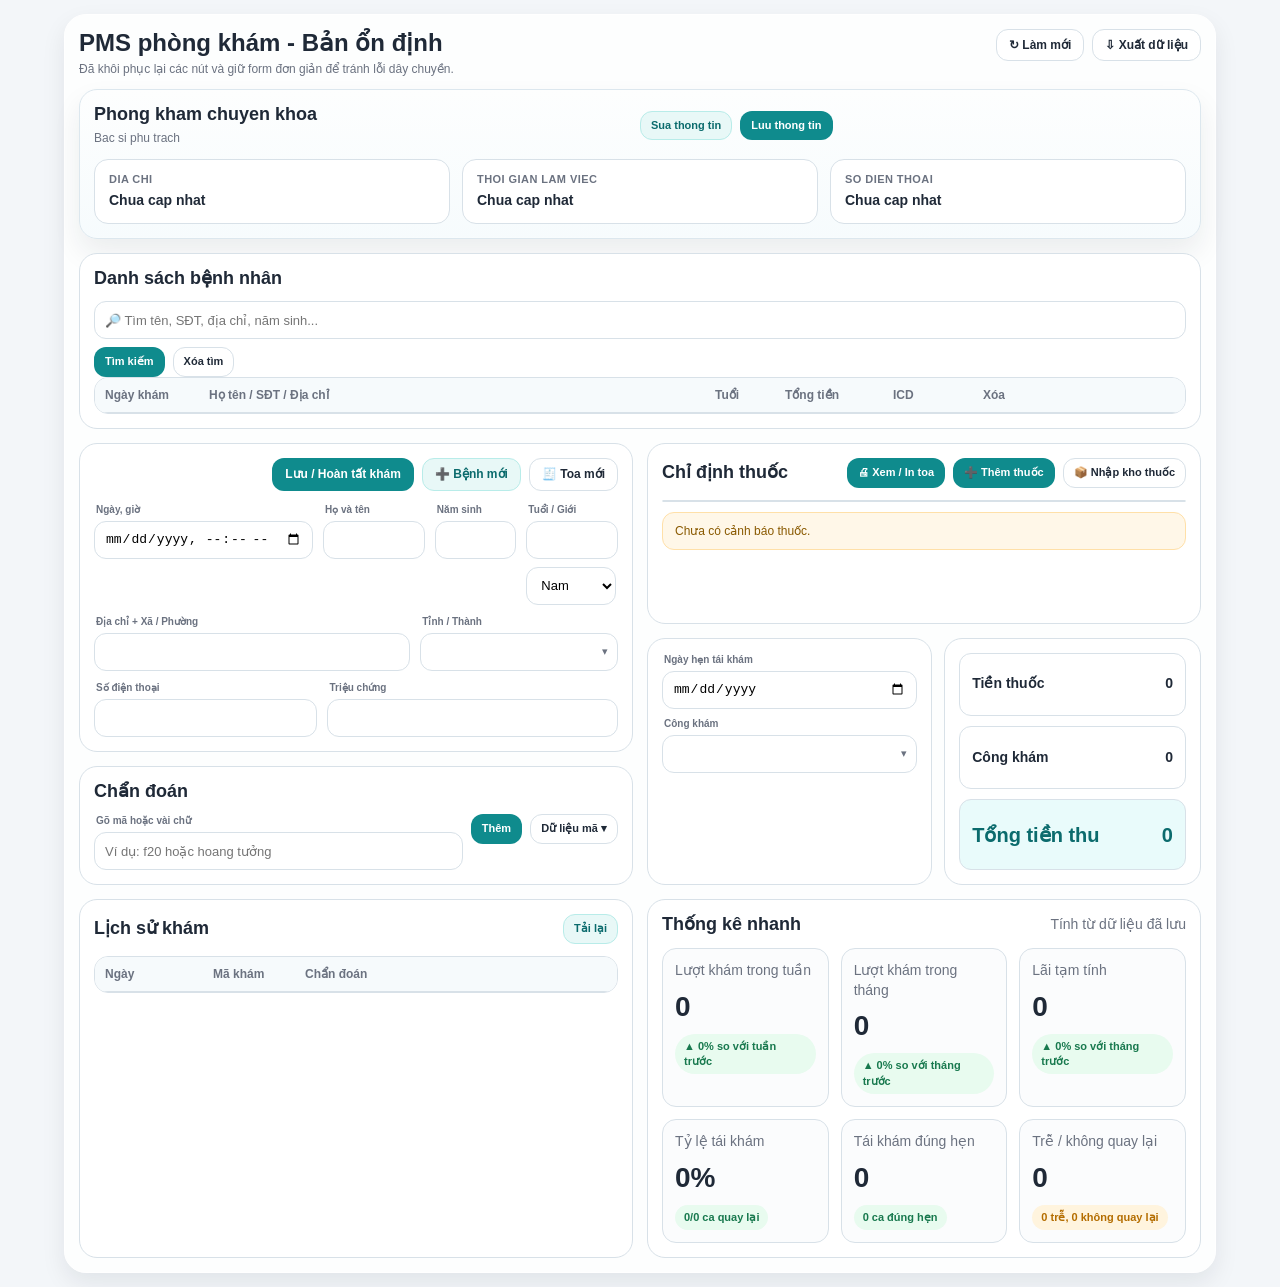
<file: index.html>
<!DOCTYPE html>
<html lang="vi">
<head>
<meta charset="UTF-8" />
<meta name="viewport" content="width=device-width, initial-scale=1.0" />
<title>PMS phòng khám - Bản ổn định</title>
<link rel="stylesheet" href="style.css" />
</head>
<body>
<div class="page"><div class="shell">
  <div class="topbar">
    <div class="title"><h1>PMS phòng khám - Bản ổn định</h1><div class="sub">Đã khôi phục lại các nút và giữ form đơn giản để tránh lỗi dây chuyền.</div></div>
    <div class="row-actions"><button class="btn" id="refreshBtn" type="button">↻ Làm mới</button><button class="btn" id="exportBtn" type="button">⇩ Xuất dữ liệu</button></div>
  </div>

  <div class="card clinic-card">
    <div class="card-title">
      <div>
        <h2 id="clinicDisplayName">Phong kham chuyen khoa</h2>
        <div class="sub" id="clinicDisplayDoctor">Bac si phu trach</div>
      </div>
      <div class="row-actions">
        <button class="btn small soft" id="toggleClinicBtn" type="button">Sua thong tin</button>
        <button class="btn small primary" id="saveClinicBtn" type="button">Luu thong tin</button>
      </div>
    </div>
    <div class="clinic-meta">
      <div><span class="clinic-meta-label">Dia chi</span><strong id="clinicDisplayAddress">Chua cap nhat</strong></div>
      <div><span class="clinic-meta-label">Thoi gian lam viec</span><strong id="clinicDisplayHours">Chua cap nhat</strong></div>
      <div><span class="clinic-meta-label">So dien thoai</span><strong id="clinicDisplayPhone">Chua cap nhat</strong></div>
    </div>
    <div class="clinic-form hidden" id="clinicForm">
      <div><label class="label">Ten phong kham</label><input class="field" id="clinicNameInput" placeholder="Vi du: Phong kham Tam than Minh Tam"></div>
      <div><label class="label">Ten bac si</label><input class="field" id="clinicDoctorInput" placeholder="Vi du: BSCKI Tran Nguyen Thanh Minh"></div>
      <div><label class="label">Dia chi</label><input class="field" id="clinicAddressInput" placeholder="So nha, phuong xa, tinh thanh"></div>
      <div><label class="label">Thoi gian lam viec</label><input class="field" id="clinicHoursInput" placeholder="Vi du: 07:00 - 19:00, Thu 2 - Chu nhat"></div>
      <div><label class="label">So dien thoai</label><input class="field" id="clinicPhoneInput" placeholder="Vi du: 0909 123 456"></div>
    </div>
  </div>

  <div class="card patient-top">
    <div class="card-title"><h2>Danh sách bệnh nhân</h2></div>
    <div class="searchbar"><input class="field" id="searchInput" placeholder="🔎 Tìm tên, SĐT, địa chỉ, năm sinh..."><button class="btn small primary" id="searchBtn" type="button">Tìm kiếm</button><button class="btn small" id="clearSearchBtn" type="button">Xóa tìm</button></div>
    <div class="scroll-x"><div class="patient-list"><div class="patient-head"><div>Ngày khám</div><div>Họ tên / SĐT / Địa chỉ</div><div>Tuổi</div><div>Tổng tiền</div><div>ICD</div><div>Xóa</div></div><div id="patientListBody"></div></div></div>
  </div>

  <div class="main-layout">
    <div class="form-grid">
      <div class="section-grid">
        <div class="card">
          <div class="row-actions" style="justify-content:flex-end;margin-bottom:12px"><button class="btn primary" id="saveBtn" type="button">Lưu / Hoàn tất khám</button><button class="btn soft" id="newBtn" type="button">➕ Bệnh mới</button><button class="btn" id="newPrescriptionBtn" type="button">🧾 Toa mới</button></div>
          <div class="info-grid">
            <div><label class="label">Ngày, giờ</label><input class="field" id="visitDate" type="datetime-local"></div>
            <div><label class="label">Họ và tên</label><input class="field" id="patientName"></div>
            <div><label class="label">Năm sinh</label><input class="field" id="birthYear"></div>
            <div><label class="label">Tuổi / Giới</label><div class="inline"><input class="field" id="age" readonly style="flex:1"><select class="field" id="gender" style="max-width:90px"><option>Nam</option><option>Nữ</option></select></div></div>
          </div>
          <div class="info-grid-2">
            <div><label class="label">Địa chỉ + Xã / Phường</label><input class="field" id="addressWard"></div>
            <div><label class="label">Tỉnh / Thành</label><div class="arrow-wrap"><input class="field" id="province" list="provinceList"><span class="arrow">▾</span></div></div>
          </div>
          <div class="info-grid-3">
            <div><label class="label">Số điện thoại</label><input class="field" id="phone"></div>
            <div><label class="label">Triệu chứng</label><input class="field" id="symptom"></div>
          </div>
        </div>

        <div class="card">
          <div class="card-title"><h3>Chẩn đoán</h3></div>
          <div class="diag-row">
            <div><label class="label">Gõ mã hoặc vài chữ</label><input class="field" id="icdInput" placeholder="Ví dụ: f20 hoặc hoang tưởng"><div class="suggest-box hidden" id="icdSuggestBox"></div></div>
            <button class="btn primary small" id="addCodeBtn" type="button">Thêm</button>
            <button class="btn small" id="toggleCodeDataBtn" type="button">Dữ liệu mã ▾</button>
          </div>
          <div class="code-box hidden" id="codeDataBox"></div>
        </div>
      </div>

      <div class="section-grid">
        <div class="card">
          <div class="card-title"><h3>Chỉ định thuốc</h3><div class="row-actions"><button class="btn primary small" id="previewPrintBtn" type="button">🖨 Xem / In toa</button><button class="btn primary small" id="addDrugBtn" type="button">➕ Thêm thuốc</button><button class="btn small" id="toggleStockBtn" type="button">📦 Nhập kho thuốc</button></div></div>
          <div class="scroll-x"><div class="drug-table"><div class="drug-head"><div>#</div><div>Hoạt chất</div><div>Tên thương mại</div><div>Đơn vị</div><div>SL</div><div>Sáng / Tối</div><div></div></div><div id="drugRows"></div></div></div>
          <div class="warning" id="warningBox">Chưa có cảnh báo thuốc.</div>
          <div class="stock-table hidden" id="stockSheet"><div class="stock-head"><div>Hoạt chất</div><div>Tên thương mại</div><div>Đơn vị</div><div>Công dụng</div><div>Giá bán</div><div>Tồn kho</div><div>Xóa</div></div><div id="stockRows"></div></div>
        </div>

        <div class="bottom-grid">
          <div class="card">
            <div class="inline">
              <div style="flex:1;min-width:180px"><label class="label">Ngày hẹn tái khám</label><input class="field" id="followDate" type="date"></div>
              <div style="flex:1;min-width:180px"><label class="label">Công khám</label><div class="arrow-wrap"><input class="field" id="serviceFee" list="feeOptions"><span class="arrow">▾</span></div></div>
            </div>
          </div>
          <div class="card sum-card">
            <div class="sum-line"><span>Tiền thuốc</span><span id="drugMoney">0</span></div>
            <div class="sum-line"><span>Công khám</span><span id="serviceMoney">0</span></div>
            <div class="sum-line total"><span>Tổng tiền thu</span><span id="totalMoney">0</span></div>
          </div>
        </div>
      </div>
    </div>

    <div class="form-grid">
      <div class="card"><div class="card-title"><h3>Lịch sử khám</h3><button class="btn small soft" id="reloadHistoryBtn" type="button">Tải lại</button></div><div class="scroll-x"><div class="history-table"><div class="history-head"><div>Ngày</div><div>Mã khám</div><div>Chẩn đoán</div><div>Tổng tiền</div><div>Mở</div></div><div id="historyRows"></div></div></div></div>
      <div class="card"><div class="card-title"><h3>Thống kê nhanh</h3><div class="muted">Tính từ dữ liệu đã lưu</div></div><div class="stats-grid stats-grid-6"><div class="stat"><div class="muted">Lượt khám trong tuần</div><div class="k" id="statWeekCount">0</div><div class="trend up" id="statWeekTrend">▲ 0% so với tuần trước</div></div><div class="stat"><div class="muted">Lượt khám trong tháng</div><div class="k" id="statMonthCount">0</div><div class="trend up" id="statMonthTrend">▲ 0% so với tháng trước</div></div><div class="stat"><div class="muted">Lãi tạm tính</div><div class="k" id="statProfit">0</div><div class="trend up" id="statProfitTrend">▲ 0% so với tháng trước</div></div><div class="stat"><div class="muted">Tỷ lệ tái khám</div><div class="k" id="statRevisitRate">0%</div><div class="trend up" id="statRevisitTrend">0/0 ca quay lại</div></div><div class="stat"><div class="muted">Tái khám đúng hẹn</div><div class="k" id="statOnTimeCount">0</div><div class="trend up" id="statOnTimeTrend">0 ca đúng hẹn</div></div><div class="stat"><div class="muted">Trễ / không quay lại</div><div class="k" id="statLateMissedCount">0</div><div class="trend down" id="statLateMissedTrend">0 trễ, 0 không quay lại</div></div></div></div>
    </div>
  </div>
</div></div>

<datalist id="provinceList"></datalist>
<datalist id="feeOptions"></datalist>
<datalist id="doseOptions"><option value="0"></option><option value="0.5"></option><option value="1"></option><option value="2"></option><option value="3"></option><option value="4"></option><option value="5"></option><option value="6"></option><option value="n"></option></datalist>
<div id="rxModal" class="rx-modal hidden">
  <div class="rx-panel">
    <div class="rx-head">
      <strong>Xem toa thuốc</strong>
      <div class="row-actions">
        <button class="btn small primary" id="rxPrintBtn" type="button">In</button>
        <button class="btn small" id="rxCloseBtn" type="button">Đóng</button>
      </div>
    </div>
    <div class="rx-body" id="rxBody"></div>
  </div>
</div>
<iframe id="printFrame" class="hidden"></iframe>

<script src="icd-data.js"></script>
<script src="drug-data.js"></script>
<script src="script.js"></script>
</body>
</html>
</file>
<file: style.css>
:root{--bg:#f3f6f9;--card:#fff;--line:#d8e1e8;--text:#1f2937;--muted:#6b7280;--primary:#0f8b8d;--primary2:#0b6b6d;--soft:#e8f8f7;--danger:#e05b5b;--shell-max:1320px;--page-pad:clamp(8px,1.6vw,14px);--card-pad:clamp(10px,1.4vw,14px);--radius:clamp(14px,1.6vw,18px);--field-h:clamp(36px,4vw,38px);--field-h-mini:clamp(32px,3.5vw,34px)}
  *{box-sizing:border-box}
  html{-webkit-text-size-adjust:100%}
  body{margin:0;font-family:Arial,Helvetica,sans-serif;background:var(--bg);color:var(--text);font-size:14px;line-height:1.4}
  .page{max-width:var(--shell-max);margin:0 auto;padding:var(--page-pad)}
  .shell{background:#ffffffd9;border:1px solid #fff;border-radius:clamp(16px,2vw,22px);padding:var(--card-pad);box-shadow:0 10px 24px rgba(15,23,42,.08)}
  .topbar{display:flex;justify-content:space-between;gap:10px;align-items:flex-start;margin-bottom:12px}
  .title h1{margin:0;font-size:clamp(20px,2.2vw,24px);line-height:1.15}
  .sub{color:var(--muted);font-size:clamp(11px,1.3vw,12px);margin-top:4px}

  .btn{border:none;border-radius:12px;padding:8px 12px;font-weight:700;cursor:pointer;background:#fff;border:1px solid var(--line);color:var(--text);font-size:12px;line-height:1.2}
  .btn.primary{background:var(--primary);color:#fff;border-color:transparent}
  .btn.primary:hover{background:var(--primary2)}
  .btn.soft{background:var(--soft);color:var(--primary2);border-color:#b8ece9}
  .btn.danger{background:#fff2f2;color:var(--danger);border-color:#ffd0d0}
  .btn.small{padding:7px 10px;font-size:11px}

  .field,.mini,.select{width:100%;border:1px solid var(--line);border-radius:12px;padding:8px 10px;min-height:var(--field-h);background:#fff;font-size:13px;outline:none}
  .mini,.select{min-height:var(--field-h-mini);padding:7px 9px;font-size:12px}
  .field:focus,.mini:focus,.select:focus{border-color:#87d7d3;box-shadow:0 0 0 3px rgba(15,139,141,.12)}
  .label{display:block;font-size:10px;color:var(--muted);margin:0 0 4px 2px;font-weight:700}

  .card{background:var(--card);border:1px solid var(--line);border-radius:var(--radius);padding:var(--card-pad)}
  .card-title{display:flex;justify-content:space-between;align-items:center;gap:8px;margin-bottom:12px}
  .card-title h2,.card-title h3{margin:0;font-size:clamp(16px,1.8vw,18px);line-height:1.2}
  .row-actions,.inline,.searchbar{display:flex;gap:8px;flex-wrap:wrap;align-items:center}
  .muted{color:var(--muted)}
  .hidden{display:none !important}
  .scroll-x{overflow-x:auto;-webkit-overflow-scrolling:touch}

  .arrow-wrap{position:relative}
  .arrow-wrap .field,.arrow-wrap .mini,.arrow-wrap .select{padding-right:28px}
  .arrow{position:absolute;right:10px;top:50%;transform:translateY(-50%);pointer-events:none;color:var(--muted);font-size:11px}

  .patient-top{margin-bottom:14px}
  .clinic-card{margin-bottom:14px;background:
    linear-gradient(180deg,rgba(253,254,254,.92) 0%,rgba(246,251,253,.95) 100%),
    url('https://images.unsplash.com/photo-1474540412665-1cdae210ae6b?auto=format&fit=crop&fm=jpg&ixlib=rb-4.1.0&q=80&w=1600');
    background-size:cover;
    background-position:center;
    background-repeat:no-repeat;
    border-color:#dce7ee;
    box-shadow:0 14px 28px rgba(31,41,55,.08)}
  .clinic-card > .card-title{display:grid;grid-template-columns:minmax(220px,1fr) minmax(320px,520px) auto;align-items:stretch;gap:10px}
  .clinic-card .stats-card-top{margin:0;padding:8px 10px;background:rgba(255,255,255,.86);backdrop-filter:blur(4px);border-color:#dbe8ef;border-radius:14px;min-width:0;align-self:stretch;display:flex;align-items:center}
  .clinic-card .stats-card-top .card-title{display:none}
  .clinic-card .stats-card-top .stats-grid{gap:6px;grid-template-columns:repeat(4,minmax(0,1fr));width:100%}
  .clinic-card .stats-card-top .stats-grid-6{grid-template-columns:repeat(3,minmax(0,1fr))}
  .clinic-card .stats-card-top .stat{padding:8px 10px;border-radius:12px;background:rgba(251,252,253,.94);height:100%;display:flex;flex-direction:column;justify-content:center}
  .clinic-card .stats-card-top .stat .muted{font-size:10px}
  .clinic-card .stats-card-top .stat .k{font-size:18px;margin-top:3px}
  .clinic-card .stats-card-top .trend{margin-top:5px;padding:3px 6px;font-size:10px}
  .clinic-meta{display:grid;grid-template-columns:repeat(3,1fr);gap:12px;margin-top:4px}
  .clinic-meta div{border:1px solid var(--line);border-radius:14px;padding:12px 14px;background:#fff}
  .clinic-meta strong{display:block;font-size:clamp(13px,1.4vw,14px);margin-top:4px}
  .clinic-meta-label{display:block;font-size:11px;color:var(--muted);font-weight:700;text-transform:uppercase;letter-spacing:.04em}
  .clinic-form{display:grid;grid-template-columns:repeat(5,1fr);gap:10px;margin-top:12px}
  .patient-list,.drug-table,.history-table,.stock-table{border:1px solid var(--line);border-radius:14px;overflow:hidden;background:#fff}
  .patient-head,.patient-row{display:grid;grid-template-columns:96px 1.7fr 62px 100px 82px 120px 64px;gap:8px;padding:9px 10px;align-items:center;font-size:12px}
  .patient-head,.drug-head,.history-head,.stock-head{background:#f6fafc;color:var(--muted);font-weight:700;border-bottom:1px solid var(--line)}
  .patient-row{border-bottom:1px solid #edf2f7;cursor:pointer}
  .patient-row:last-child{border-bottom:none}
  .patient-row.active{background:#eefcfb}
  .follow-badge{display:inline-flex;align-items:center;justify-content:center;min-height:30px;padding:6px 10px;border-radius:999px;font-size:11px;font-weight:700;text-align:center}
  .follow-badge.up{background:#e8fbef;color:#18794e}
  .follow-badge.down{background:#fff1f1;color:#c23b3b}
  .follow-badge.neutral{background:#eef2f7;color:#5b6472}

  .main-layout{display:grid;grid-template-columns:1fr;gap:14px}
  .form-grid{display:grid;grid-template-columns:minmax(0,1fr) minmax(0,1fr);gap:14px}
  .section-grid{display:grid;gap:14px}
  .info-grid{display:grid;grid-template-columns:1.1fr 1.1fr .8fr .95fr;gap:10px}
  .info-grid-2{display:grid;grid-template-columns:1.6fr 1fr;gap:10px;margin-top:10px}
  .info-grid-3{display:grid;grid-template-columns:1fr 1.3fr;gap:10px;margin-top:10px}

  .suggest-box,.code-box{margin-top:8px;border:1px solid var(--line);border-radius:12px;overflow:hidden;max-height:240px;overflow-y:auto;background:#fcfdfd}
  .suggest-item,.code-row{padding:10px 12px;border-bottom:1px solid #edf2f7;font-size:12px;cursor:pointer}
  .suggest-item:last-child,.code-row:last-child{border-bottom:none}
  .suggest-item:hover,.code-row:hover{background:#eefcfb}
  .diag-row{display:grid;grid-template-columns:1.5fr auto auto;gap:8px;align-items:start}

  .drug-head{display:none}
  .drug-row{display:grid;grid-template-columns:36px minmax(112px,.72fr) minmax(86px,.48fr) 80px 88px 102px;gap:8px;padding:9px 10px;align-items:start;font-size:12px}
  .drug-row{border-bottom:1px solid #edf2f7}
  .drug-row:last-child{border-bottom:none}
  .drug-row > div{min-width:0}
  .drug-footer{display:none}
  .mini.compact{width:72px;min-width:72px}
  .mini.qty{width:100%;min-width:0}
  .drug-usage{min-height:38px;max-height:74px;resize:vertical}
  .dose-grid{display:grid;grid-template-columns:repeat(2,minmax(72px,1fr));gap:8px}
  .dose-grid-3{grid-template-columns:repeat(3,minmax(72px,1fr))}
  .drug-brand,.drug-active,.drug-unit,.drug-qty,.drug-price,.drug-amount,.drug-usage,.dose-morning,.dose-noon,.dose-night{width:100%;min-width:0}
  .drug-row .label{margin-bottom:3px}
  .drug-row .mini,.drug-row .field,.drug-row .select{min-height:34px;padding:7px 9px}
  .drug-row .dose-box{padding:5px 6px}
  .drug-row .dose-label{margin-bottom:3px}
  .drug-row .btn.small{padding:6px 8px}
  .drug-usage-wrap{grid-column:2 / 4}
  .drug-unit-wrap{grid-column:4}
  .drug-price-wrap{grid-column:5}
  .drug-amount-wrap{grid-column:6}
  .drug-delete-wrap{grid-column:1;grid-row:2;justify-self:start;align-self:start;padding-top:0 !important}
  .dose-box{border:1px solid var(--line);border-radius:10px;padding:6px;background:#fff}
  .dose-label{font-size:10px;color:var(--muted);margin-bottom:4px;text-align:center;font-weight:700}
  .warning{margin-top:10px;background:#fff7e8;border:1px solid #ffe0a8;color:#8a5a00;border-radius:12px;padding:10px 12px;font-size:12px}

  .stock-head,.stock-row{display:grid;grid-template-columns:1.15fr 1fr .72fr 1fr .8fr .8fr .5fr;gap:8px;padding:9px 10px;align-items:center;font-size:12px}
  .stock-row{border-bottom:1px solid #edf2f7}
  .stock-row:last-child{border-bottom:none}

  .bottom-grid{display:grid;grid-template-columns:1fr .9fr;gap:12px}
  .sum-card{display:grid;gap:10px}
  .sum-line{display:flex;justify-content:space-between;align-items:center;padding:11px 12px;border:1px solid var(--line);border-radius:12px;background:#fff;font-weight:700}
  .sum-line.total{background:#e9fbfb;color:var(--primary2);font-size:clamp(18px,2.2vw,20px)}

  .history-head,.history-row{display:grid;grid-template-columns:98px 82px 1.2fr 110px 74px;gap:10px;padding:9px 10px;align-items:center;font-size:12px}
  .history-row{border-bottom:1px solid #edf2f7;cursor:pointer}
  .history-row:last-child{border-bottom:none}

  .stats-grid{display:grid;grid-template-columns:repeat(4,minmax(0,1fr));gap:12px}
  .stats-grid-6{grid-template-columns:repeat(3,1fr)}
  .stat{padding:12px;border-radius:14px;background:#fbfcfd;border:1px solid var(--line)}
  .stat .k{font-size:clamp(22px,2.4vw,28px);font-weight:800;margin-top:6px}
  .trend{margin-top:8px;display:inline-flex;align-items:center;gap:6px;border-radius:999px;padding:5px 9px;font-size:11px;font-weight:700}
  .trend.up{background:#e8fbef;color:#18794e}
  .trend.down{background:#fff4de;color:#b46d00}

  .rx-modal{position:fixed;inset:0;background:rgba(15,23,42,.45);display:flex;align-items:center;justify-content:center;padding:16px;z-index:9999}
  .rx-panel{background:#fff;width:min(900px,100%);max-height:90vh;overflow:auto;border-radius:18px;box-shadow:0 20px 50px rgba(0,0,0,.18)}
  .rx-head{display:flex;justify-content:space-between;align-items:center;padding:14px 16px;border-bottom:1px solid var(--line);position:sticky;top:0;background:#fff}
  .rx-body{padding:18px}
  .rx-paper{font-family:Arial,sans-serif;color:#1f4f8b;padding:8px}
  .rx-header{display:grid;grid-template-columns:1fr 1fr;gap:18px;font-size:14px;font-weight:700}
  .rx-header div{line-height:1.5}
  .rx-center-title{text-align:center;font-size:30px;font-weight:700;letter-spacing:.5px;margin:24px 0 18px}
  .rx-line{display:flex;align-items:flex-end;gap:8px;margin:14px 0;font-size:15px}
  .rx-label{white-space:nowrap;font-weight:700}
  .rx-dots{flex:1;border-bottom:2px dotted #8aa2c7;height:18px}
  .rx-short{width:100px;border-bottom:2px dotted #8aa2c7;height:18px}
  .rx-short-sm{width:60px;border-bottom:2px dotted #8aa2c7;height:18px}
  .rx-rxitem{margin:16px 0 10px;font-size:15px}
  .rx-rxitem .top,.rx-rxitem .sub{display:flex;align-items:flex-end;gap:8px;margin-top:8px}
  .rx-sign{margin-top:26px;text-align:right;font-size:15px}
  .rx-bottom-note{margin-top:36px;text-align:center;font-size:16px;font-style:italic;font-weight:700}
  .rx-revisit{margin-top:26px;font-size:15px}

  @media (max-width:1280px){
    .page{max-width:1180px}
    .clinic-card > .card-title{grid-template-columns:minmax(220px,1fr) minmax(280px,1fr) auto}
    .clinic-card .stats-card-top .stats-grid{grid-template-columns:repeat(3,minmax(0,1fr))}
    .clinic-card .stats-card-top .stats-grid-6{grid-template-columns:repeat(3,minmax(0,1fr))}
    .info-grid{grid-template-columns:1fr 1fr .8fr .9fr}
    .patient-head,.patient-row{min-width:820px}
    .history-head,.history-row{min-width:760px}
    .stock-head,.stock-row{min-width:900px}
    .drug-row{min-width:760px}
  }
  @media (max-width:1024px){
    body{font-size:13px}
    .topbar{align-items:stretch}
    .clinic-card > .card-title{grid-template-columns:1fr}
    .clinic-card .stats-card-top{padding:8px}
    .clinic-card .stats-card-top .stats-grid,.clinic-card .stats-card-top .stats-grid-6{grid-template-columns:repeat(2,minmax(0,1fr))}
    .clinic-meta{grid-template-columns:1fr}
    .clinic-form{grid-template-columns:repeat(2,1fr)}
    .form-grid{grid-template-columns:1fr}
    .bottom-grid{grid-template-columns:1fr}
    .info-grid{grid-template-columns:repeat(2,minmax(0,1fr))}
    .info-grid-2,.info-grid-3{grid-template-columns:1fr}
    .diag-row{grid-template-columns:1fr auto auto}
    .stats-grid{grid-template-columns:repeat(2,minmax(0,1fr))}
    .stats-grid-6{grid-template-columns:repeat(2,minmax(0,1fr))}
    .patient-head,.patient-row{min-width:780px}
    .drug-row{min-width:720px}
    .rx-header{grid-template-columns:1fr}
  }
  @media (max-width:720px){
    .page{padding:8px}
    .shell{padding:10px}
    .topbar{flex-direction:column}
    .row-actions,.searchbar,.inline{gap:6px}
    .searchbar{flex-direction:column;align-items:stretch}
    .card-title{align-items:flex-start}
    .card-title .row-actions{width:100%}
    .card-title .row-actions .btn{flex:1}
    .title h1{font-size:20px}
    .field,.mini,.select{font-size:16px}
    .btn{min-height:40px}
    .btn.small{min-height:36px}
    .clinic-form{grid-template-columns:1fr}
    .info-grid,.info-grid-2,.info-grid-3,.diag-row,.stats-grid,.stats-grid-6{grid-template-columns:1fr}
    .patient-head,.patient-row{min-width:720px}
    .drug-row{min-width:680px}
    .history-head,.history-row{min-width:680px}
    .stock-head,.stock-row{min-width:820px}
  }
  @media (max-width:430px){
    .page{padding:6px}
    .shell{padding:8px;border-radius:14px}
    .card{padding:10px}
    .title h1{font-size:18px}
    .sub{font-size:11px}
    .clinic-card .stats-card-top .stats-grid,.clinic-card .stats-card-top .stats-grid-6{grid-template-columns:1fr}
    .stat{padding:10px}
    .stat .k{font-size:22px}
    .trend{font-size:10px;padding:4px 8px}
  }
</file>
